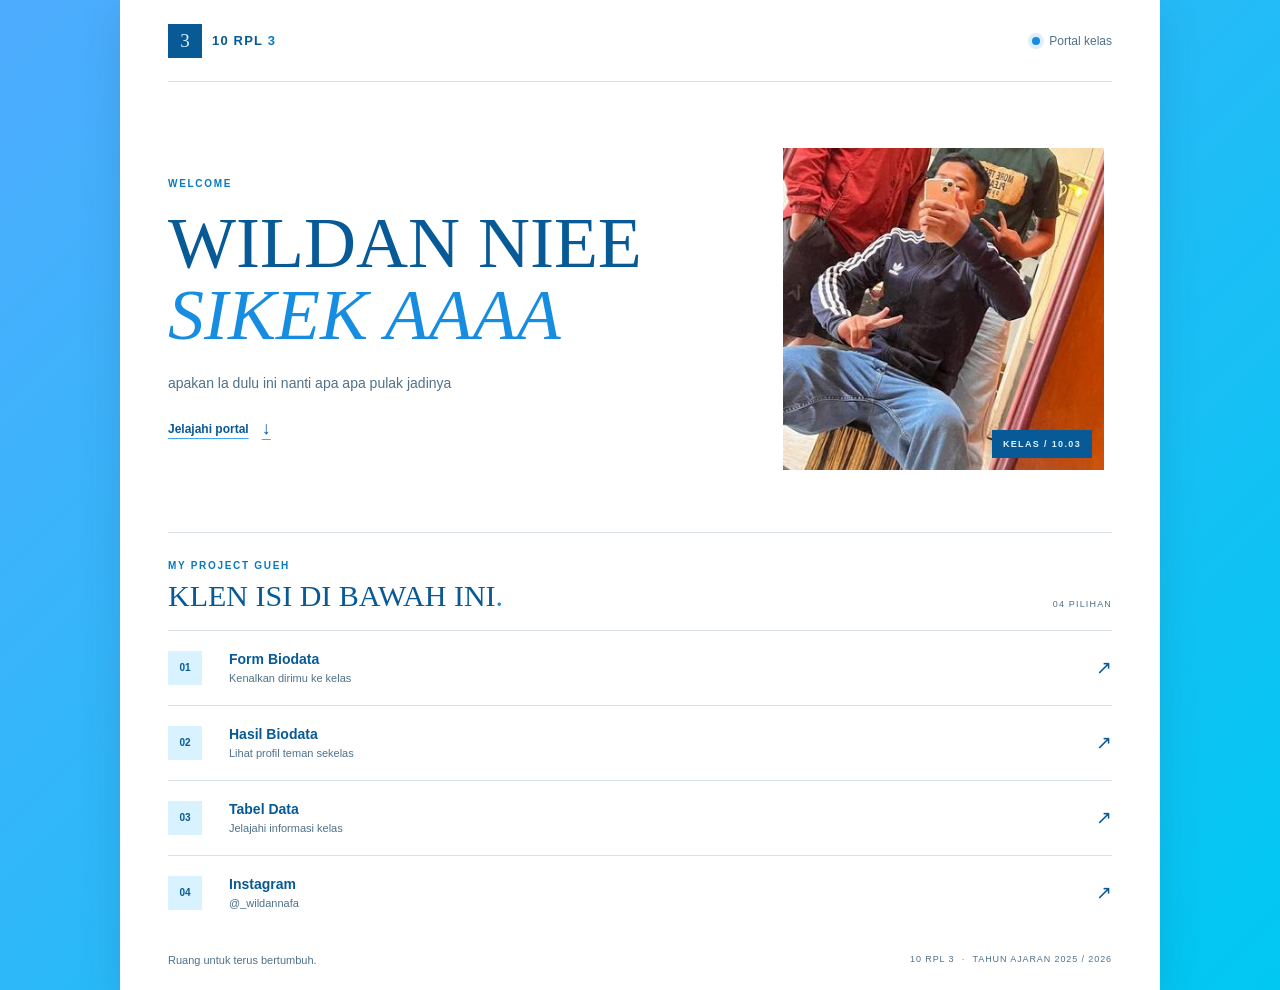
<file: index.html>
<!DOCTYPE html>
<html lang="id">
<head>
    <meta charset="UTF-8">
    <meta name="viewport" content="width=device-width, initial-scale=1.0">
    <meta name="theme-color" content="#f4f3ec">
    <title>Ruang Kelas — 10 RPL 3</title>
    <link rel="stylesheet" href="style.css">
</head>
<body class="home-page">
    <main class="site-shell">
        <header class="site-header">
            <a class="brand" href="index.html" aria-label="Beranda 10 RPL 3">
                <span class="brand-symbol">3</span>
                <span class="brand-name">10 RPL <b>3</b></span>
            </a>
            <span class="header-label"><span class="live-dot"></span> Portal kelas</span>
        </header>

        <section class="hero" aria-labelledby="hero-title">
            <div class="hero-copy">
                <p class="eyebrow">WELCOME</p>
                <h1 id="hero-title">WILDAN NIEE<br><em>SIKEK AAAA</em></h1>
                <p class="hero-description">apakan la dulu ini nanti apa apa pulak jadinya </p>
                <a class="hero-link" href="#menu">Jelajahi portal <span aria-hidden="true">↓</span></a>
            </div>
            <figure class="hero-art">
                <img src="profile.jpg.jpg" alt="Siswa berpose di depan cermin bersama teman-temannya">
                <figcaption>KELAS / 10.03</figcaption>
            </figure>
        </section>

        <section class="menu-section" id="menu" aria-labelledby="menu-title">
            <div class="section-heading">
                <div>
                    <p class="eyebrow">MY PROJECT GUEH</p>
                    <h2 id="menu-title">KLEN ISI DI BAWAH INI<span>.</span></h2>
                </div>
                <span class="section-count">04 PILIHAN</span>
            </div>
            <nav class="menu-list" aria-label="Menu utama">
                <a href="from_biodata.html" class="menu-item">
                    <span class="menu-number">01</span>
                    <span class="menu-copy"><strong>Form Biodata</strong><small>Kenalkan dirimu ke kelas</small></span>
                    <span class="menu-arrow" aria-hidden="true">↗</span>
                </a>
                <a href="hasil_biodata.html" class="menu-item">
                    <span class="menu-number">02</span>
                    <span class="menu-copy"><strong>Hasil Biodata</strong><small>Lihat profil teman sekelas</small></span>
                    <span class="menu-arrow" aria-hidden="true">↗</span>
                </a>
                <a href="tabel.html" class="menu-item">
                    <span class="menu-number">03</span>
                    <span class="menu-copy"><strong>Tabel Data</strong><small>Jelajahi informasi kelas</small></span>
                    <span class="menu-arrow" aria-hidden="true">↗</span>
                </a>
                <a href="https://www.instagram.com/_wildannafa/" class="menu-item" target="_blank" rel="noopener noreferrer">
                    <span class="menu-number">04</span>
                    <span class="menu-copy"><strong>Instagram</strong><small>@_wildannafa</small></span>
                    <span class="menu-arrow" aria-hidden="true">↗</span>
                </a>
            </nav>
        </section>

        <footer class="site-footer">
            <span>Ruang untuk terus bertumbuh.</span>
            <span>10 RPL 3 <i>·</i> TAHUN AJARAN 2025 / 2026</span>
        </footer>
    </main>
</body>
</html>
</file>
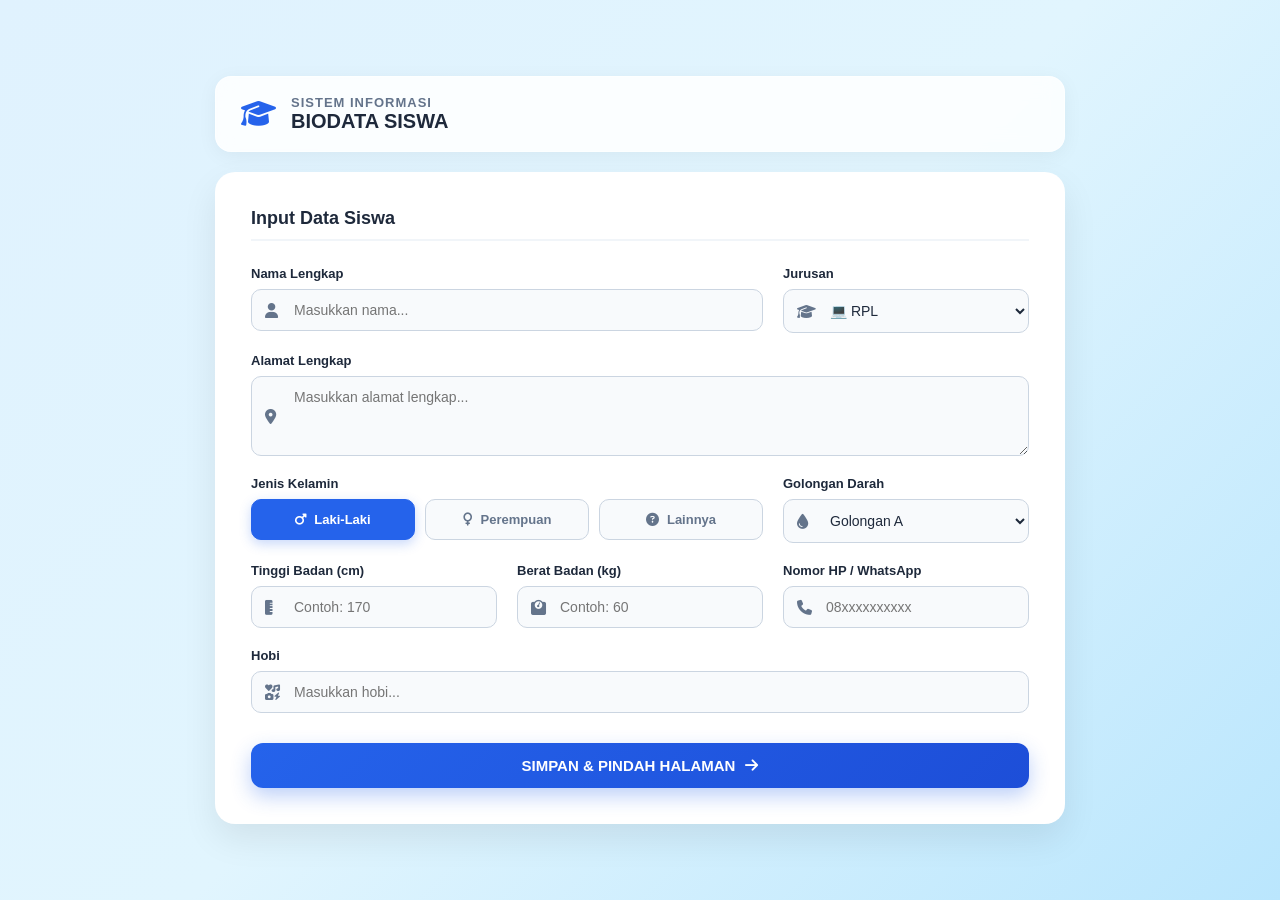
<file: from_biodata.html>
<!DOCTYPE html>
<html lang="id">
<head>
    <meta charset="UTF-8">
    <meta name="viewport" content="width=device-width, initial-scale=1.0">
    <title>Sistem Informasi Biodata Siswa</title>
    <link rel="stylesheet" href="https://cdnjs.cloudflare.com/ajax/libs/font-awesome/6.4.0/css/all.min.css">
    <style>
        :root {
            --primary: #2563eb;
            --primary-hover: #1d4ed8;
            --bg-gradient: linear-gradient(135deg, #e0f2fe 0%, #e1f5fe 50%, #bae6fd 100%);
            --card-bg: #ffffff;
            --text-main: #1e293b;
            --text-muted: #64748b;
            --border-color: #cbd5e1;
        }

        * {
            box-sizing: border-box;
            margin: 0;
            padding: 0;
            font-family: 'Segoe UI', Tahoma, Geneva, Verdana, sans-serif;
        }

        body {
            background: var(--bg-gradient);
            min-height: 100vh;
            display: flex;
            justify-content: center;
            align-items: center;
            padding: 30px 20px;
        }

        .main-wrapper {
            width: 100%;
            max-width: 850px;
        }

        /* Header / Navbar Glassmorphism */
        .header-card {
            background: rgba(255, 255, 255, 0.85);
            backdrop-filter: blur(10px);
            padding: 18px 25px;
            border-radius: 16px;
            box-shadow: 0 4px 20px rgba(0,0,0,0.05);
            display: flex;
            align-items: center;
            gap: 15px;
            margin-bottom: 20px;
            border: 1px solid rgba(255,255,255,0.6);
        }

        .header-card i {
            font-size: 28px;
            color: var(--primary);
        }

        .header-card .title-text h1 {
            font-size: 13px;
            text-transform: uppercase;
            letter-spacing: 1px;
            color: var(--text-muted);
        }

        .header-card .title-text h2 {
            font-size: 20px;
            color: var(--text-main);
            font-weight: 700;
        }

        /* Main Form Container */
        .form-card {
            background: var(--card-bg);
            padding: 35px;
            border-radius: 20px;
            box-shadow: 0 15px 35px rgba(0, 0, 0, 0.08);
            border: 1px solid rgba(255, 255, 255, 0.8);
        }

        .form-card h3 {
            font-size: 18px;
            color: var(--text-main);
            margin-bottom: 25px;
            border-bottom: 2px solid #f1f5f9;
            padding-bottom: 10px;
        }

        /* Grid Layout (Multi-Kolom) */
        .form-grid {
            display: grid;
            grid-template-columns: repeat(3, 1fr);
            gap: 20px;
        }

        .full-width { grid-column: span 3; }
        .span-2 { grid-column: span 2; }
        .span-1 { grid-column: span 1; }

        .form-group {
            display: flex;
            flex-direction: column;
        }

        label {
            margin-bottom: 8px;
            color: var(--text-main);
            font-weight: 600;
            font-size: 13px;
        }

        /* Custom Input dengan Icon Prefix */
        .input-box {
            position: relative;
            display: flex;
            align-items: center;
        }

        .input-box i.prefix-icon {
            position: absolute;
            left: 14px;
            color: var(--text-muted);
            font-size: 15px;
            transition: color 0.3s;
        }

        .input-box input,
        .input-box select,
        .input-box textarea {
            width: 100%;
            padding: 12px 14px 12px 42px;
            border: 1.5px solid var(--border-color);
            border-radius: 10px;
            font-size: 14px;
            background-color: #f8fafc;
            color: var(--text-main);
            outline: none;
            transition: all 0.3s ease;
        }

        .input-box textarea {
            padding-left: 42px;
            resize: vertical;
            min-height: 80px;
        }

        .input-box input:focus,
        .input-box select:focus,
        .input-box textarea:focus {
            border-color: var(--primary);
            background-color: #ffffff;
            box-shadow: 0 0 0 4px rgba(37, 99, 235, 0.1);
        }

        .input-box input:focus + i.prefix-icon,
        .input-box select:focus + i.prefix-icon,
        .input-box textarea:focus + i.prefix-icon {
            color: var(--primary);
        }

        /* Modern Radio Cards */
        .radio-card-group {
            display: flex;
            gap: 10px;
        }

        .radio-card-group label {
            flex: 1;
            margin: 0;
            cursor: pointer;
        }

        .radio-card-group input[type="radio"] {
            display: none;
        }

        .radio-btn {
            display: flex;
            align-items: center;
            justify-content: center;
            gap: 8px;
            padding: 12px;
            border: 1.5px solid var(--border-color);
            border-radius: 10px;
            background-color: #f8fafc;
            font-weight: 600;
            font-size: 13px;
            color: var(--text-muted);
            transition: all 0.3s ease;
        }

        .radio-card-group input[type="radio"]:checked + .radio-btn {
            background-color: var(--primary);
            color: white;
            border-color: var(--primary);
            box-shadow: 0 4px 12px rgba(37, 99, 235, 0.25);
        }

        /* Submit Button */
        .btn-submit {
            grid-column: span 3;
            margin-top: 10px;
            padding: 14px;
            background: linear-gradient(135deg, #2563eb 0%, #1d4ed8 100%);
            color: white;
            border: none;
            border-radius: 12px;
            font-size: 15px;
            font-weight: 700;
            cursor: pointer;
            display: flex;
            justify-content: center;
            align-items: center;
            gap: 10px;
            box-shadow: 0 8px 20px rgba(37, 99, 235, 0.3);
            transition: all 0.3s ease;
        }

        .btn-submit:hover {
            transform: translateY(-2px);
            box-shadow: 0 12px 25px rgba(37, 99, 235, 0.4);
        }

        /* Responsive Design */
        @media (max-width: 768px) {
            .form-grid {
                grid-template-columns: 1fr;
            }
            .full-width, .span-2, .span-1, .btn-submit {
                grid-column: span 1;
            }
        }
    </style>
</head>
<body>

    <div class="main-wrapper">
        <div class="header-card">
            <i class="fa-solid fa-graduation-cap"></i>
            <div class="title-text">
                <h1>Sistem Informasi</h1>
                <h2>BIODATA SISWA</h2>
            </div>
        </div>

        <div class="form-card">
            <h3>Input Data Siswa</h3>
            
            <form id="formBiodata" class="form-grid">
                
                <div class="form-group span-2">
                    <label for="nama">Nama Lengkap</label>
                    <div class="input-box">
                        <input type="text" id="nama" placeholder="Masukkan nama..." required>
                        <i class="fa-solid fa-user prefix-icon"></i>
                    </div>
                </div>

                <div class="form-group span-1">
                    <label for="jurusan">Jurusan</label>
                    <div class="input-box">
                        <select id="jurusan">
                            <option value="RPL">💻 RPL</option>
                            <option value="TSM">🔧 TSM</option>
                            <option value="TKJ">🌐 TKJ</option>
                            <option value="TKR">🚗 TKR</option>
                        </select>
                        <i class="fa-solid fa-graduation-cap prefix-icon"></i>
                    </div>
                </div>

                <div class="form-group full-width">
                    <label for="alamat">Alamat Lengkap</label>
                    <div class="input-box">
                        <textarea id="alamat" placeholder="Masukkan alamat lengkap..." required></textarea>
                        <i class="fa-solid fa-location-dot prefix-icon"></i>
                    </div>
                </div>

                <div class="form-group span-2">
                    <label>Jenis Kelamin</label>
                    <div class="radio-card-group">
                        <label>
                            <input type="radio" name="jk" value="L" checked>
                            <div class="radio-btn"><i class="fa-solid fa-mars"></i> Laki-Laki</div>
                        </label>
                        <label>
                            <input type="radio" name="jk" value="P">
                            <div class="radio-btn"><i class="fa-solid fa-venus"></i> Perempuan</div>
                        </label>
                        <label>
                            <input type="radio" name="jk" value="B">
                            <div class="radio-btn"><i class="fa-solid fa-circle-question"></i> Lainnya</div>
                        </label>
                    </div>
                </div>

                <div class="form-group span-1">
                    <label for="golDarah">Golongan Darah</label>
                    <div class="input-box">
                        <select id="golDarah">
                            <option value="A">Golongan A</option>
                            <option value="B">Golongan B</option>
                            <option value="AB">Golongan AB</option>
                            <option value="O">Golongan O</option>
                        </select>
                        <i class="fa-solid fa-droplet prefix-icon"></i>
                    </div>
                </div>

                <div class="form-group span-1">
                    <label for="tinggi">Tinggi Badan (cm)</label>
                    <div class="input-box">
                        <input type="number" id="tinggi" placeholder="Contoh: 170">
                        <i class="fa-solid fa-ruler-vertical prefix-icon"></i>
                    </div>
                </div>

                <div class="form-group span-1">
                    <label for="berat">Berat Badan (kg)</label>
                    <div class="input-box">
                        <input type="number" id="berat" placeholder="Contoh: 60">
                        <i class="fa-solid fa-weight-scale prefix-icon"></i>
                    </div>
                </div>

                <div class="form-group span-1">
                    <label for="hp">Nomor HP / WhatsApp</label>
                    <div class="input-box">
                        <input type="text" id="hp" placeholder="08xxxxxxxxxx">
                        <i class="fa-solid fa-phone prefix-icon"></i>
                    </div>
                </div>

                <div class="form-group full-width">
                    <label for="hobi">Hobi</label>
                    <div class="input-box">
                        <input type="text" id="hobi" placeholder="Masukkan hobi...">
                        <i class="fa-solid fa-icons prefix-icon"></i>
                    </div>
                </div>

                <button type="submit" class="btn-submit">
                    <span>SIMPAN & PINDAH HALAMAN</span>
                    <i class="fa-solid fa-arrow-right"></i>
                </button>

            </form>
        </div>
    </div>

    <script>
        document.getElementById('formBiodata').addEventListener('submit', function(e) {
            e.preventDefault();

            const dataBiodata = {
                nama: document.getElementById('nama').value,
                alamat: document.getElementById('alamat').value,
                jurusan: document.getElementById('jurusan').value,
                jk: document.querySelector('input[name="jk"]:checked').value,
                tinggi: document.getElementById('tinggi').value,
                berat: document.getElementById('berat').value,
                golDarah: document.getElementById('golDarah').value,
                hobi: document.getElementById('hobi').value,
                hp: document.getElementById('hp').value
            };

            localStorage.setItem('biodataSiswa', JSON.stringify(dataBiodata));
            window.location.href = 'hasil_biodata.html';
        });
    </script>

</body>
</html>
</file>
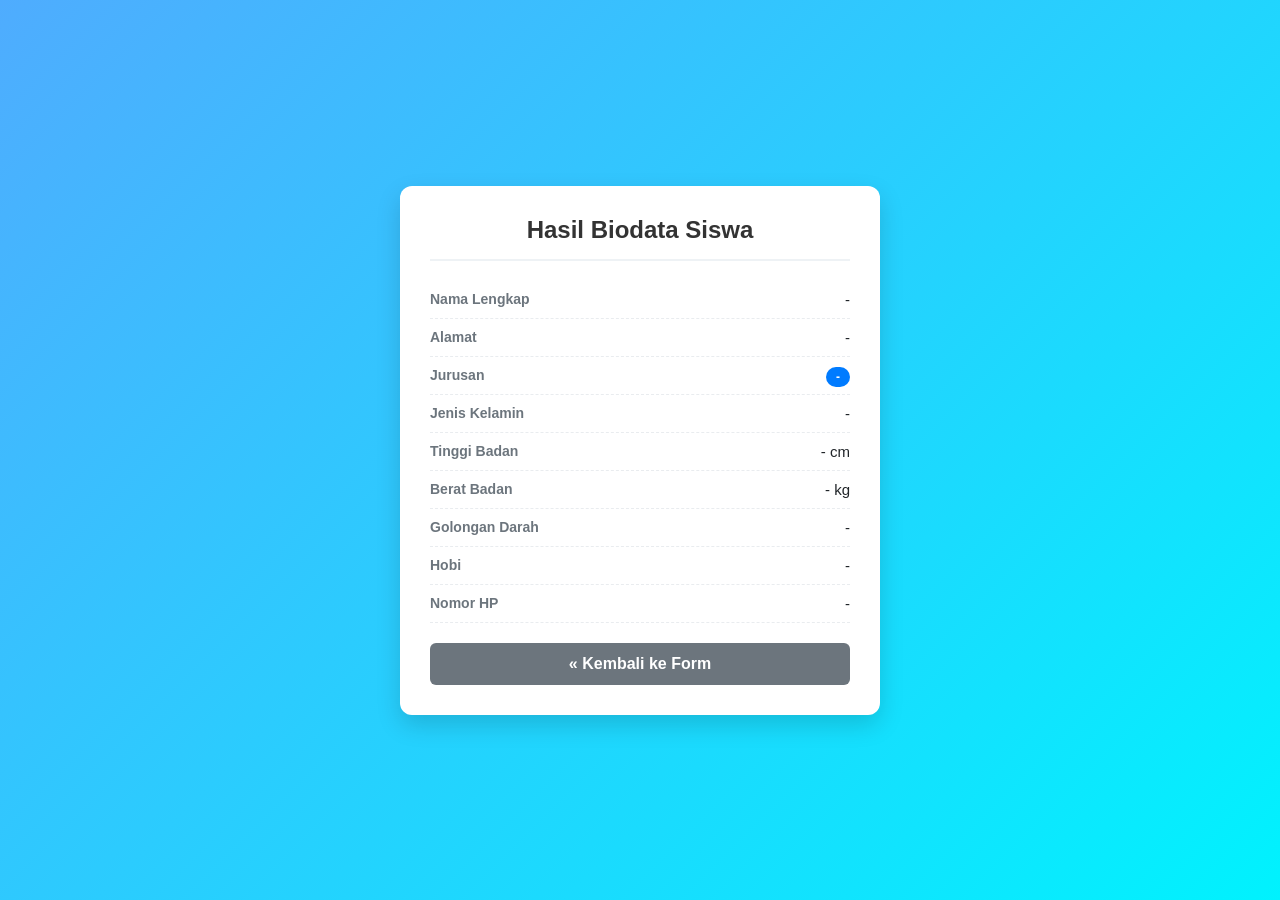
<file: hasil_biodata.html>
<!DOCTYPE html>
<html lang="en">
<head>
    <meta charset="UTF-8">
    <meta name="viewport" content="width=device-width, initial-scale=1.0">
    <title>Document</title>
</head>
<body>
    <!DOCTYPE html>
<html lang="id">
<head>
    <meta charset="UTF-8">
    <meta name="viewport" content="width=device-width, initial-scale=1.0">
    <title>Hasil Biodata Siswa</title>
    <style>
        * {
            box-sizing: border-box;
            margin: 0;
            padding: 0;
            font-family: 'Segoe UI', Tahoma, Geneva, Verdana, sans-serif;
        }

        body {
            background: linear-gradient(135deg, #4facfe 0%, #00f2fe 100%);
            min-height: 100vh;
            display: flex;
            justify-content: center;
            align-items: center;
            padding: 20px;
        }

        .card {
            background-color: #ffffff;
            padding: 30px;
            border-radius: 12px;
            box-shadow: 0 10px 25px rgba(0, 0, 0, 0.15);
            width: 100%;
            max-width: 480px;
        }

        .card-header {
            text-align: center;
            padding-bottom: 15px;
            border-bottom: 2px solid #eef2f5;
            margin-bottom: 20px;
        }

        .card-header h2 {
            color: #333;
            font-size: 24px;
        }

        .info-group {
            display: flex;
            justify-content: space-between;
            align-items: center;
            padding: 10px 0;
            border-bottom: 1px dashed #e9ecef;
        }

        .info-group:last-child {
            border-bottom: none;
        }

        .label {
            color: #6c757d;
            font-size: 14px;
            font-weight: 600;
        }

        .value {
            color: #212529;
            font-size: 15px;
            font-weight: 500;
            text-align: right;
        }

        .badge {
            background-color: #007bff;
            color: white;
            padding: 3px 10px;
            border-radius: 12px;
            font-size: 12px;
            font-weight: bold;
        }

        .btn-back {
            display: block;
            width: 100%;
            text-align: center;
            background-color: #6c757d;
            color: white;
            text-decoration: none;
            padding: 12px;
            border-radius: 6px;
            font-weight: bold;
            margin-top: 20px;
            transition: background-color 0.3s;
        }

        .btn-back:hover {
            background-color: #5a6268;
        }
    </style>
</head>
<body>

    <div class="card">
        <div class="card-header">
            <h2>Hasil Biodata Siswa</h2>
        </div>

        <div class="info-group">
            <span class="label">Nama Lengkap</span>
            <span class="value" id="outNama">-</span>
        </div>

        <div class="info-group">
            <span class="label">Alamat</span>
            <span class="value" id="outAlamat">-</span>
        </div>

        <div class="info-group">
            <span class="label">Jurusan</span>
            <span class="value"><span class="badge" id="outJurusan">-</span></span>
        </div>

        <div class="info-group">
            <span class="label">Jenis Kelamin</span>
            <span class="value" id="outJk">-</span>
        </div>

        <div class="info-group">
            <span class="label">Tinggi Badan</span>
            <span class="value"><span id="outTinggi">-</span> cm</span>
        </div>

        <div class="info-group">
            <span class="label">Berat Badan</span>
            <span class="value"><span id="outBerat">-</span> kg</span>
        </div>

        <div class="info-group">
            <span class="label">Golongan Darah</span>
            <span class="value" id="outGolDarah">-</span>
        </div>

        <div class="info-group">
            <span class="label">Hobi</span>
            <span class="value" id="outHobi">-</span>
        </div>

        <div class="info-group">
            <span class="label">Nomor HP</span>
            <span class="value" id="outHp">-</span>
        </div>

        <a href="form_biodata.html" class="btn-back">&laquo; Kembali ke Form</a>
    </div>

    <script>
        const dataSaved = localStorage.getItem('biodataSiswa');

        if (dataSaved) {
            const data = JSON.parse(dataSaved);

            document.getElementById('outNama').textContent = data.nama;
            document.getElementById('outAlamat').textContent = data.alamat;
            document.getElementById('outJurusan').textContent = data.jurusan;
            document.getElementById('outJk').textContent = data.jk === 'L' ? 'Laki-laki' : (data.jk === 'P' ? 'Perempuan' : 'Lainnya');
            document.getElementById('outTinggi').textContent = data.tinggi || '0';
            document.getElementById('outBerat').textContent = data.berat || '0';
            document.getElementById('outGolDarah').textContent = data.golDarah;
            document.getElementById('outHobi').textContent = data.hobi || '-';
            document.getElementById('outHp').textContent = data.hp || '-';
        } else {
            alert('Belum ada data biodata yang disimpan!');
        }
    </script>
</body>
</html>
</body>
</html>
</file>
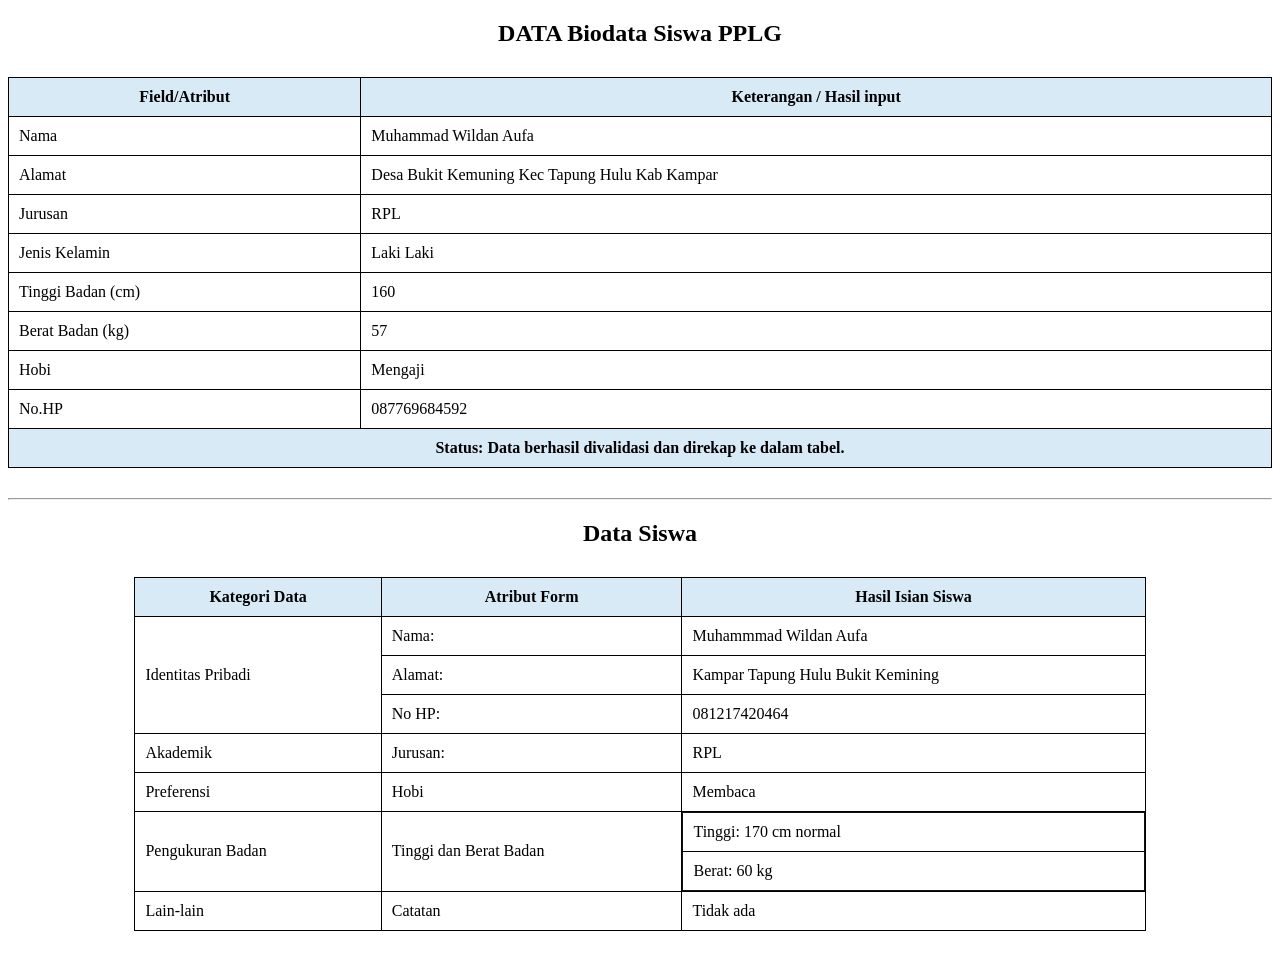
<file: tabel.html>
<!DOCTYPE html>
<html lang="en">
<head>
    <meta charset="UTF-8">
    <meta name="viewport" content="width=device-width, initial-scale=1.0">
    <title>Document</title>
</head>
<body>
 <!DOCTYPE html>
<html lang="en">
<head>
    <meta charset="UTF-8">
    <meta name="viewport" content="width=device-width, initial-scale=1.0">
    <title>Document</title>
</head>
<body>
<!DOCTYPE html>
<html> 
<head>
<style>
table, th, td {
  border: 1px solid rgb(19, 18, 18);
  border-collapse: collapse;
}
th, td {
  padding: 5px;
  text-align: left;
}
</style>
</head>
<body>

<h2>DATA Biodata Siswa PPLG</h2>


<table style="width:100%">

  <tr>
    <th>Field/Atribut</th>
    <th>Keterangan / Hasil input</th>
  </tr>
  <tr>
    <td>Nama</td>
    <td>Muhammad Wildan Aufa </td>
  </tr>
  <tr>
    <td>Alamat</td>
    <td>Desa Bukit Kemuning Kec Tapung Hulu Kab Kampar</td>
  </tr>
   <tr>
    <td>Jurusan</td>
    <td>RPL</td>
  </tr>
  <tr>
    <td>Jenis Kelamin</td>
    <td>Laki Laki 
    </td>
  </tr>
   <tr>
    <td>Tinggi Badan (cm)</td>
    <td>160</td>
  </tr>
  <tr>
    <td>Berat Badan (kg)</td>
    <td>57</td>
  </tr>
  <tr>
    <td>Hobi</td>
    <td>Mengaji </td>
  </tr>
    <tr>
    <td>No.HP</td>
    <td>087769684592</td>
  </tr>
</tr>
     <th colspan="2">Status: Data berhasil divalidasi dan direkap ke dalam tabel.</th>
</table>

<hr>
<!DOCTYPE html>
<html lang="id">
<head>
    <meta charset="UTF-8">
    <meta name="viewport" content="width=device-width, initial-scale=1.0">
    <title>Data Siswa</title>

    <style>
        table {
            width: 80%;
            border-collapse: collapse;
            margin: 30px auto;
        }

        th, td {
            border: 1px solid black;
            padding: 10px;
            text-align: left;
        }

        th {
            background-color: #d9eaf7;
            text-align: center;
        }

        h2 {
            text-align: center;
        }
    </style>
</head>

<body>
<!DOCTYPE html>
<html lang="id">
<head>
    <meta charset="UTF-8">
    <meta name="viewport" content="width=device-width, initial-scale=1.0">
    <title>Data Siswa</title>

    <style>
        table {
            width: 80%;
            border-collapse: collapse;
            margin: 30px auto;
        }

        th, td {
            border: 1px solid black;
            padding: 10px;
            text-align: left;
        }

        th {
            background-color: #d9eaf7;
            text-align: center;
        }

        h2 {
            text-align: center;
        }
    </style>
</head>

<body>

    <h2>Data Siswa</h2>

    <table>
        <!-- Judul Kolom -->
        <tr>
            <th>Kategori Data</th>
            <th>Atribut Form</th>
            <th>Hasil Isian Siswa</th>
        </tr>

        <!-- Identitas Pribadi - Merge 3 Baris -->
        <tr>
            <td rowspan="3">Identitas Pribadi</td>
            <td>Nama:</td>
            <td>Muhammmad Wildan Aufa </td>
        </tr>

        <tr>
            <td>Alamat:</td>
            <td>Kampar Tapung Hulu Bukit Kemining </td>
        </tr>

        <tr>
            <td>No HP:</td>
            <td>081217420464</td>
        </tr>

        <!-- Akademik - 1 Baris -->
        <tr>
            <td>Akademik</td>
            <td>Jurusan:</td>
            <td> RPL</td>
        </tr>

        <!-- Preferensi - 1 Baris -->
        <tr>
            <td>Preferensi</td>
            <td>Hobi</td>
            <td>Membaca</td>
        </tr>

       <!-- Pengukuran Badan -->
<tr>
    <td>Pengukuran Badan</td>
    <td>Tinggi dan Berat Badan</td>
    <td style="padding: 0;">
        <table style="width: 100%; margin: 0; border-collapse: collapse;">
            <tr>
                <td style="border: none; border-bottom: 1px solid black;">
                    Tinggi: 170 cm normal
                </td>
            </tr>
            <tr>
                <td style="border: none;">
                    Berat: 60 kg
                </td>
            </tr>
        </table>
    </td>
</tr>

        <!-- Lain-lain - 1 Baris -->
        <tr>
            <td>Lain-lain</td>
            <td>Catatan</td>
            <td>Tidak ada</td>
        </tr>

    </table>
    
</body>

</body>
</html>   
</body>
</html>   
</body>
</html>
</file>
<file: style.css>
* {
	box-sizing: border-box;
}

html {
	scroll-behavior: smooth;
}

body.home-page {
	--ink: #075a96;
	--muted: #4f718b;
	--paper: #ffffff;
	--line: rgba(24, 61, 93, 0.16);
	--acid: #d8f2ff;
	min-width: 320px;
	min-height: 100vh;
	margin: 0;
	background: linear-gradient(135deg, #4facfe 0%, #00c8f2 100%);
	color: var(--ink);
	font-family: "Trebuchet MS", "Segoe UI", sans-serif;
}

.site-shell {
	width: min(100% - 48px, 1040px);
	min-height: 100vh;
	margin: 0 auto;
	padding: 0 48px;
	display: flex;
	flex-direction: column;
	background: var(--paper);
	box-shadow: 0 12px 40px rgba(16, 65, 107, 0.16);
}

.site-header {
	min-height: 82px;
	display: flex;
	align-items: center;
	justify-content: space-between;
	border-bottom: 1px solid var(--line);
}

.brand {
	display: inline-flex;
	align-items: center;
	gap: 10px;
	color: var(--ink);
	text-decoration: none;
}

.brand-symbol {
	width: 34px;
	height: 34px;
	display: grid;
	place-items: center;
	background: var(--ink);
	color: var(--acid);
	font-family: Georgia, "Times New Roman", serif;
	font-size: 19px;
}

.brand-name {
	font-size: 13px;
	font-weight: 700;
	letter-spacing: 0.09em;
}

.brand-name b { color: #087ac1; }

.header-label {
	display: flex;
	align-items: center;
	gap: 9px;
	color: var(--muted);
	font-size: 12px;
}

.live-dot {
	width: 8px;
	height: 8px;
	border-radius: 50%;
	background: #168de0;
	box-shadow: 0 0 0 4px rgba(22, 141, 224, 0.14);
}

.hero {
	min-height: 420px;
	display: grid;
	grid-template-columns: 1.25fr 0.75fr;
	align-items: center;
	gap: 44px;
	padding: 58px 0 54px;
}

.hero-copy { animation: rise-in 650ms ease-out both; }

.eyebrow {
	margin: 0 0 19px;
	color: #087ac1;
	font-size: 10px;
	font-weight: 700;
	letter-spacing: 0.17em;
}

.hero h1 {
	margin: 0;
	font-family: Georgia, "Times New Roman", serif;
	font-size: clamp(46px, 6.5vw, 72px);
	font-weight: 400;
	line-height: 0.99;
}

.hero h1 em {
	color: #168de0;
	font-weight: 400;
}

.hero-description {
	max-width: 390px;
	margin: 20px 0 0;
	color: var(--muted);
	font-size: 14px;
	line-height: 1.75;
}

.hero-link {
	display: inline-flex;
	align-items: center;
	gap: 13px;
	margin-top: 23px;
	color: var(--ink);
	font-size: 12px;
	font-weight: 700;
	text-decoration-color: #42a7ed;
	text-underline-offset: 5px;
}

.hero-link span { font-size: 18px; }

.hero-art {
	position: relative;
	width: min(100%, 340px);
	aspect-ratio: 1;
	justify-self: end;
	overflow: hidden;
	margin: 0;
	border: 8px solid #fff;
	background: #e7f5ff;
	animation: rise-in 700ms 90ms ease-out both;
}

.hero-art img {
	width: 100%;
	height: 100%;
	display: block;
	object-fit: cover;
	object-position: center;
}

.hero-art figcaption {
	position: absolute;
	right: 12px;
	bottom: 12px;
	padding: 9px 11px;
	background: var(--ink);
	color: var(--acid);
	font-size: 9px;
	font-weight: 700;
	letter-spacing: 0.15em;
}

.menu-section {
	padding: 27px 0 0;
	border-top: 1px solid var(--line);
	animation: rise-in 700ms 150ms ease-out both;
}

.section-heading {
	display: flex;
	align-items: end;
	justify-content: space-between;
	padding-bottom: 17px;
}

.section-heading .eyebrow { margin-bottom: 8px; }

.section-heading h2 {
	margin: 0;
	font-family: Georgia, "Times New Roman", serif;
	font-size: 30px;
	font-weight: 400;
}

.section-heading h2 span { color: #168de0; }

.section-count {
	padding-bottom: 4px;
	color: var(--muted);
	font-size: 9px;
	letter-spacing: 0.13em;
}

.menu-list { display: grid; }

.menu-item {
	min-height: 75px;
	display: grid;
	grid-template-columns: 48px 1fr 36px;
	align-items: center;
	gap: 13px;
	border-top: 1px solid var(--line);
	color: var(--ink);
	text-decoration: none;
	transition: background-color 180ms ease, padding 180ms ease;
}

.menu-number {
	width: 34px;
	height: 34px;
	display: grid;
	place-items: center;
	background: var(--acid);
	font-size: 10px;
	font-weight: 700;
}

.menu-copy { display: grid; gap: 5px; }

.menu-copy strong {
	font-size: 14px;
	font-weight: 700;
}

.menu-copy small {
	color: var(--muted);
	font-size: 11px;
}

.menu-arrow {
	justify-self: end;
	font-size: 19px;
	transition: transform 180ms ease;
}

.menu-item:hover,
.menu-item:focus-visible {
	padding-right: 12px;
	padding-left: 12px;
	background: rgba(255, 255, 255, 0.55);
}

.menu-item:hover .menu-arrow { transform: translate(3px, -3px); }

.menu-item:focus-visible,
.brand:focus-visible,
.hero-link:focus-visible {
	outline: 2px solid #168de0;
	outline-offset: 3px;
}

.site-footer {
	display: flex;
	justify-content: space-between;
	gap: 16px;
	margin-top: auto;
	padding: 24px 0;
	color: var(--muted);
	font-size: 11px;
}

.site-footer span:last-child {
	font-size: 9px;
	letter-spacing: 0.1em;
}

.site-footer i {
	padding: 0 4px;
	color: #168de0;
	font-style: normal;
}

@keyframes rise-in {
	from { opacity: 0; transform: translateY(12px); }
	to { opacity: 1; transform: translateY(0); }
}

@media (max-width: 680px) {
		.site-shell { width: min(100% - 28px, 520px); padding: 0 22px; }
	.hero {
		min-height: 0;
		grid-template-columns: 1fr;
		gap: 32px;
		padding: 58px 0 40px;
	}
	.hero h1 { font-size: clamp(45px, 12vw, 64px); }
	.hero-art { justify-self: center; }
	.menu-section { padding-top: 23px; }
}

@media (max-width: 420px) {
		.site-shell { width: calc(100% - 20px); padding: 0 15px; }
	.site-header { min-height: 70px; }
	.hero { padding-top: 48px; }
	.section-heading h2 { font-size: 26px; }
	.menu-item { grid-template-columns: 40px 1fr 24px; gap: 10px; }
	.site-footer { flex-direction: column; }
}

@media (prefers-reduced-motion: reduce) {
	html { scroll-behavior: auto; }
	*, *::before, *::after {
		animation-duration: 0.01ms !important;
		transition-duration: 0.01ms !important;
	}
}
</file>
